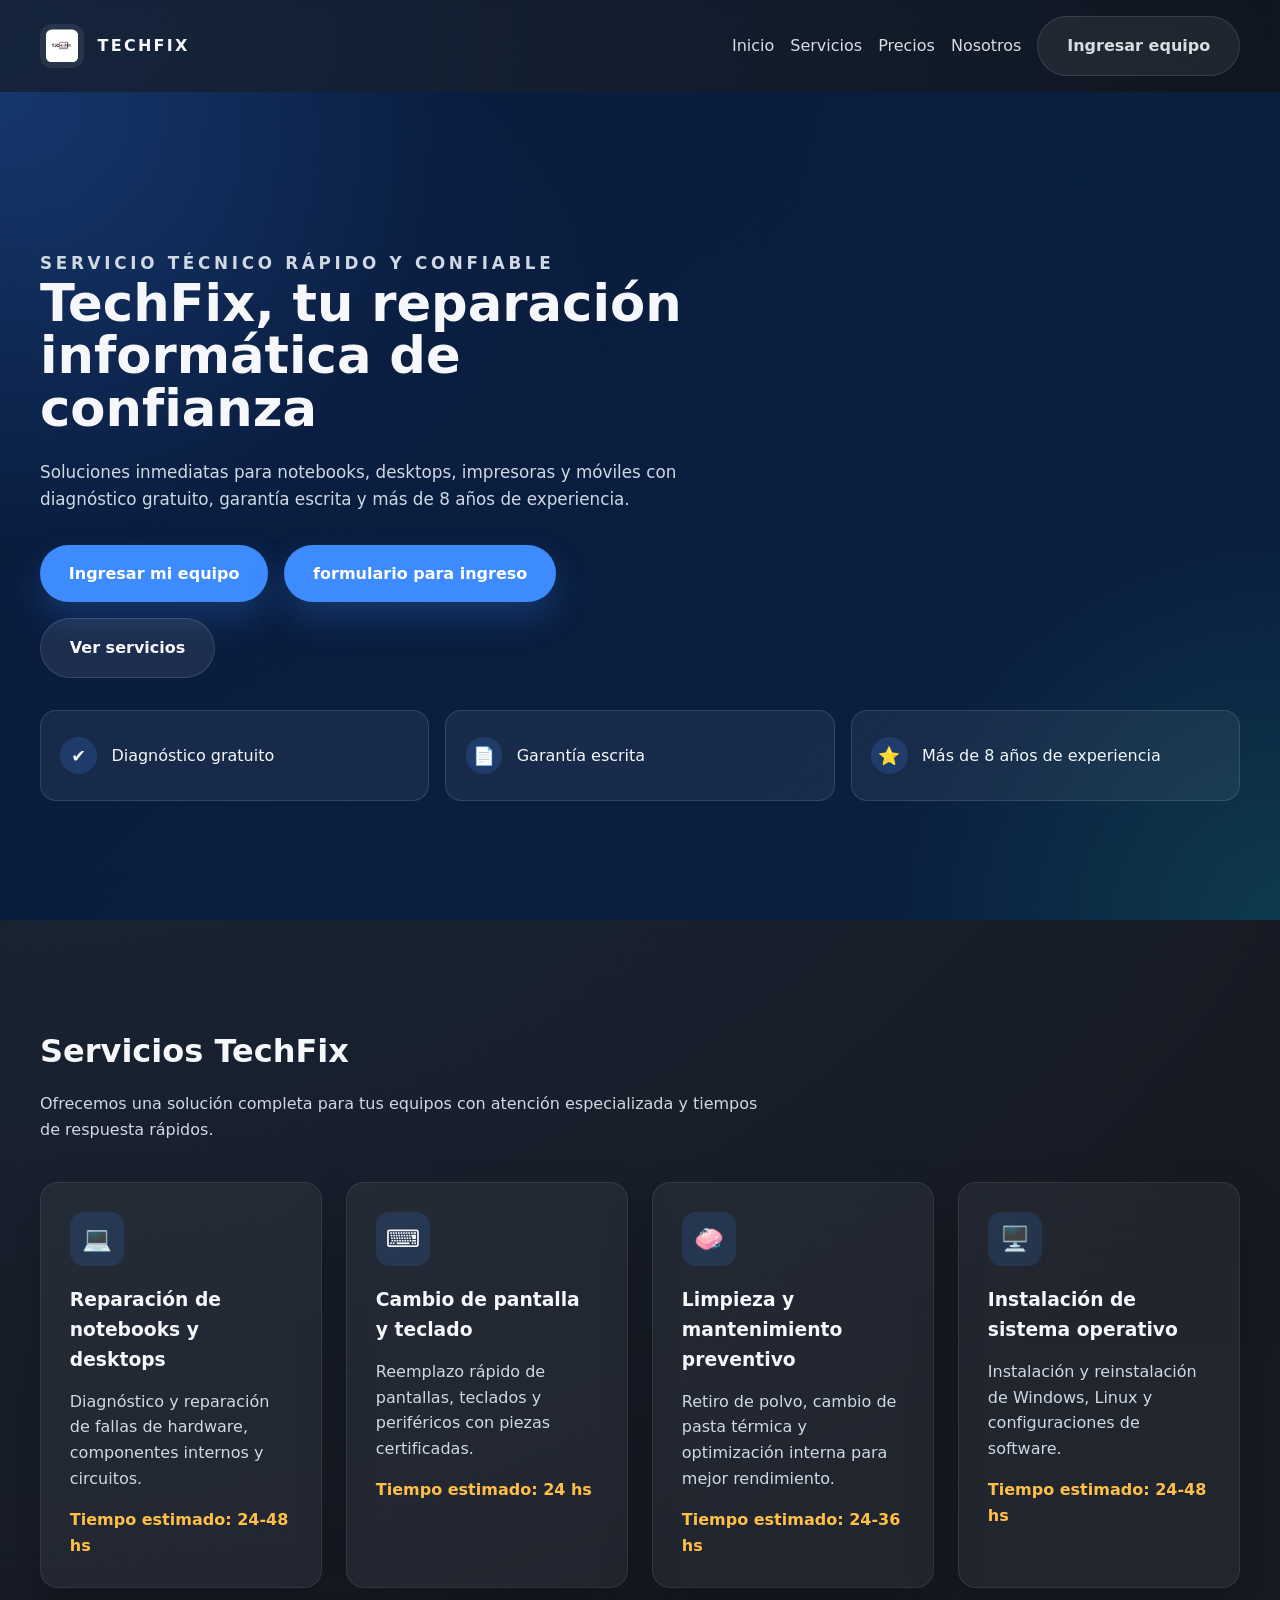
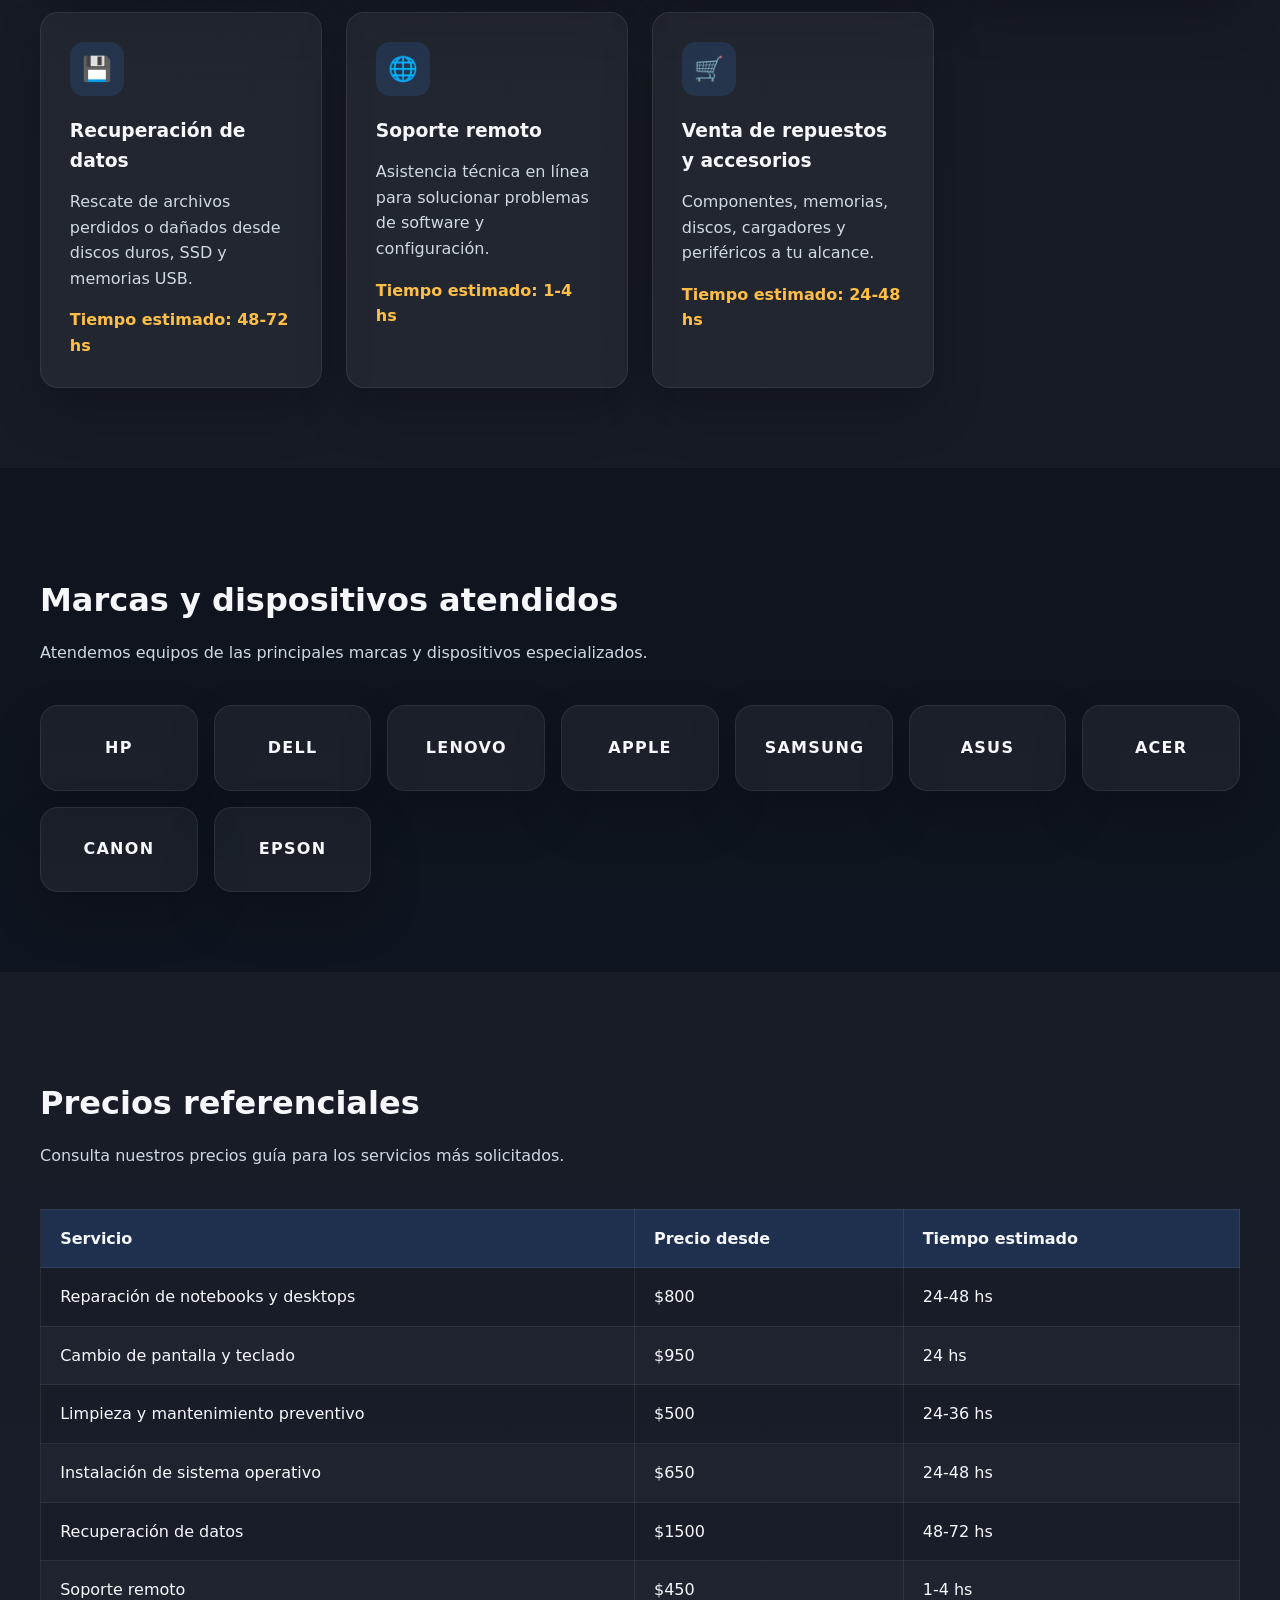
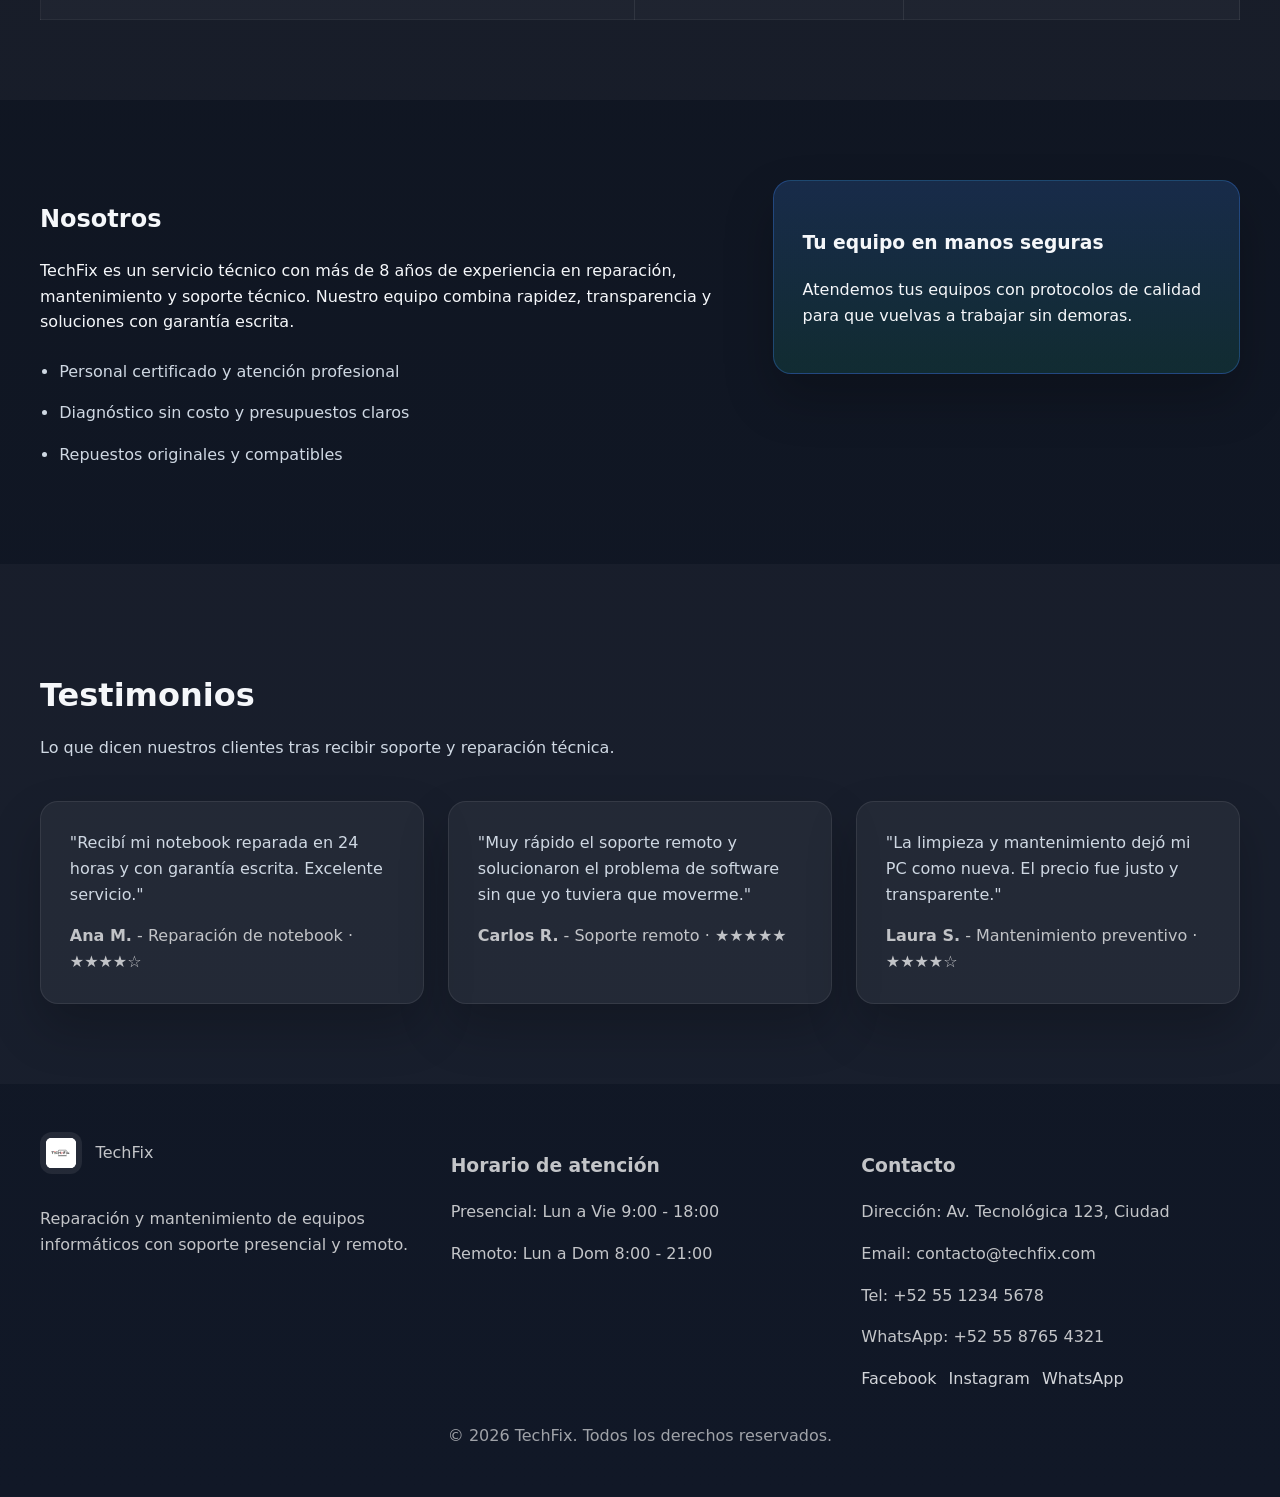
<file: index.html>
﻿<!DOCTYPE html>
<html lang="es">
  <head>
    <meta charset="UTF-8" />
    <meta name="viewport" content="width=device-width, initial-scale=1.0" />
    <title>TechFix | Servicio técnico y soporte informático</title>
    <link rel="stylesheet" href="estilos.css" />
  </head>
  <body>
    <header class="cabecera">
      <div class="nav contenedor nav--top">
        <a href="#inicio" class="logo">
          <img src="images/imagen 1.webp" alt="Logo TechFix" />
          <span>TechFix</span>
        </a>
        <nav class="menu">
          <a href="#inicio">Inicio</a>
          <a href="#servicios">Servicios</a>
          <a href="#precios">Precios</a>
          <a href="#nosotros">Nosotros</a>
          <a class="boton boton--secundario" href="ingreso.html">Ingresar equipo</a>
        </nav>
      </div>

      <section class="hero" id="inicio">
        <div class="hero__contenido contenedor">
          <div class="hero__texto">
            <p class="hero__tag">Servicio técnico rápido y confiable</p>
            <h1>TechFix, tu reparación informática de confianza</h1>
            <p>
              Soluciones inmediatas para notebooks, desktops, impresoras y móviles con diagnóstico gratuito,
              garantía escrita y más de 8 años de experiencia.
            </p>
            <div class="hero__acciones">
              <a class="boton boton--principal" href="ingreso.html">Ingresar mi equipo</a>
              <a class="boton boton--principal" href="formulario.html">formulario para ingreso</a>
              <a class="boton boton--secundario" href="#servicios">Ver servicios</a>
            </div>
          </div>

          <div class="hero__indicadores">
            <div class="indicador">
              <span>✔</span>
              <p>Diagnóstico gratuito</p>
            </div>
            <div class="indicador">
              <span>📄</span>
              <p>Garantía escrita</p>
            </div>
            <div class="indicador">
              <span>⭐</span>
              <p>Más de 8 años de experiencia</p>
            </div>
          </div>
        </div>
      </section>
    </header>

    <main>
      <section class="seccion seccion--fondo" id="servicios">
        <div class="contenedor">
          <div class="seccion__cabecera">
            <h2>Servicios TechFix</h2>
            <p>Ofrecemos una solución completa para tus equipos con atención especializada y tiempos de respuesta rápidos.</p>
          </div>

          <div class="servicios-grid">
            <article class="servicio-card">
              <div class="servicio-card__icon">💻</div>
              <h3>Reparación de notebooks y desktops</h3>
              <p>Diagnóstico y reparación de fallas de hardware, componentes internos y circuitos.</p>
              <span>Tiempo estimado: 24-48 hs</span>
            </article>
            <article class="servicio-card">
              <div class="servicio-card__icon">⌨️</div>
              <h3>Cambio de pantalla y teclado</h3>
              <p>Reemplazo rápido de pantallas, teclados y periféricos con piezas certificadas.</p>
              <span>Tiempo estimado: 24 hs</span>
            </article>
            <article class="servicio-card">
              <div class="servicio-card__icon">🧼</div>
              <h3>Limpieza y mantenimiento preventivo</h3>
              <p>Retiro de polvo, cambio de pasta térmica y optimización interna para mejor rendimiento.</p>
              <span>Tiempo estimado: 24-36 hs</span>
            </article>
            <article class="servicio-card">
              <div class="servicio-card__icon">🖥️</div>
              <h3>Instalación de sistema operativo</h3>
              <p>Instalación y reinstalación de Windows, Linux y configuraciones de software.</p>
              <span>Tiempo estimado: 24-48 hs</span>
            </article>
            <article class="servicio-card">
              <div class="servicio-card__icon">💾</div>
              <h3>Recuperación de datos</h3>
              <p>Rescate de archivos perdidos o dañados desde discos duros, SSD y memorias USB.</p>
              <span>Tiempo estimado: 48-72 hs</span>
            </article>
            <article class="servicio-card">
              <div class="servicio-card__icon">🌐</div>
              <h3>Soporte remoto</h3>
              <p>Asistencia técnica en línea para solucionar problemas de software y configuración.</p>
              <span>Tiempo estimado: 1-4 hs</span>
            </article>
            <article class="servicio-card">
              <div class="servicio-card__icon">🛒</div>
              <h3>Venta de repuestos y accesorios</h3>
              <p>Componentes, memorias, discos, cargadores y periféricos a tu alcance.</p>
              <span>Tiempo estimado: 24-48 hs</span>
            </article>
          </div>
        </div>
      </section>

      <section class="seccion" id="marcas">
        <div class="contenedor">
          <div class="seccion__cabecera">
            <h2>Marcas y dispositivos atendidos</h2>
            <p>Atendemos equipos de las principales marcas y dispositivos especializados.</p>
          </div>

          <div class="marca-grid">
            <div class="marca-item">HP</div>
            <div class="marca-item">Dell</div>
            <div class="marca-item">Lenovo</div>
            <div class="marca-item">Apple</div>
            <div class="marca-item">Samsung</div>
            <div class="marca-item">Asus</div>
            <div class="marca-item">Acer</div>
            <div class="marca-item">Canon</div>
            <div class="marca-item">Epson</div>
          </div>
        </div>
      </section>

      <section class="seccion seccion--fondo" id="precios">
        <div class="contenedor">
          <div class="seccion__cabecera">
            <h2>Precios referenciales</h2>
            <p>Consulta nuestros precios guía para los servicios más solicitados.</p>
          </div>

          <div class="tabla-contenedor">
            <table class="tabla-precios">
              <thead>
                <tr>
                  <th>Servicio</th>
                  <th>Precio desde</th>
                  <th>Tiempo estimado</th>
                </tr>
              </thead>
              <tbody>
                <tr>
                  <td>Reparación de notebooks y desktops</td>
                  <td>$800</td>
                  <td>24-48 hs</td>
                </tr>
                <tr>
                  <td>Cambio de pantalla y teclado</td>
                  <td>$950</td>
                  <td>24 hs</td>
                </tr>
                <tr>
                  <td>Limpieza y mantenimiento preventivo</td>
                  <td>$500</td>
                  <td>24-36 hs</td>
                </tr>
                <tr>
                  <td>Instalación de sistema operativo</td>
                  <td>$650</td>
                  <td>24-48 hs</td>
                </tr>
                <tr>
                  <td>Recuperación de datos</td>
                  <td>$1500</td>
                  <td>48-72 hs</td>
                </tr>
                <tr>
                  <td>Soporte remoto</td>
                  <td>$450</td>
                  <td>1-4 hs</td>
                </tr>
              </tbody>
            </table>
          </div>
        </div>
      </section>

      <section class="seccion" id="nosotros">
        <div class="contenedor contenedor--dos-columnas">
          <div>
            <h2>Nosotros</h2>
            <p class="intro">
              TechFix es un servicio técnico con más de 8 años de experiencia en reparación, mantenimiento y soporte técnico.
              Nuestro equipo combina rapidez, transparencia y soluciones con garantía escrita.
            </p>
            <ul class="lista-beneficios">
              <li>Personal certificado y atención profesional</li>
              <li>Diagnóstico sin costo y presupuestos claros</li>
              <li>Repuestos originales y compatibles</li>
            </ul>
          </div>
          <div>
            <div class="tarjeta tarjeta--destacada">
              <h3>Tu equipo en manos seguras</h3>
              <p>Atendemos tus equipos con protocolos de calidad para que vuelvas a trabajar sin demoras.</p>
            </div>
          </div>
        </div>
      </section>

      <section class="seccion seccion--fondo testimonios" id="testimonios">
        <div class="contenedor">
          <div class="seccion__cabecera">
            <h2>Testimonios</h2>
            <p>Lo que dicen nuestros clientes tras recibir soporte y reparación técnica.</p>
          </div>

          <div class="grid-testimonios">
            <article class="testimonial-card">
              <p class="testimonial-text">"Recibí mi notebook reparada en 24 horas y con garantía escrita. Excelente servicio."</p>
              <p class="testimonial-meta"><strong>Ana M.</strong> - Reparación de notebook · ★★★★☆</p>
            </article>
            <article class="testimonial-card">
              <p class="testimonial-text">"Muy rápido el soporte remoto y solucionaron el problema de software sin que yo tuviera que moverme."</p>
              <p class="testimonial-meta"><strong>Carlos R.</strong> - Soporte remoto · ★★★★★</p>
            </article>
            <article class="testimonial-card">
              <p class="testimonial-text">"La limpieza y mantenimiento dejó mi PC como nueva. El precio fue justo y transparente."</p>
              <p class="testimonial-meta"><strong>Laura S.</strong> - Mantenimiento preventivo · ★★★★☆</p>
            </article>
          </div>
        </div>
      </section>
    </main>

    <footer class="pie-pagina">
      <div class="contenedor pie-grid">
        <div>
          <div class="footer-logo">
            <img src="images/imagen 1.webp" alt="Logo TechFix" />
            <span>TechFix</span>
          </div>
          <p>Reparación y mantenimiento de equipos informáticos con soporte presencial y remoto.</p>
        </div>

        <div>
          <h3>Horario de atención</h3>
          <p>Presencial: Lun a Vie 9:00 - 18:00</p>
          <p>Remoto: Lun a Dom 8:00 - 21:00</p>
        </div>

        <div>
          <h3>Contacto</h3>
          <p>Dirección: Av. Tecnológica 123, Ciudad</p>
          <p>Email: contacto@techfix.com</p>
          <p>Tel: +52 55 1234 5678</p>
          <p>WhatsApp: +52 55 8765 4321</p>
          <div class="redes-sociales">
            <a href="#">Facebook</a>
            <a href="#">Instagram</a>
            <a href="#">WhatsApp</a>
          </div>
        </div>
      </div>
      <p class="pie-copyright">© 2026 TechFix. Todos los derechos reservados.</p>
    </footer>
  </body>
</html>
</file>
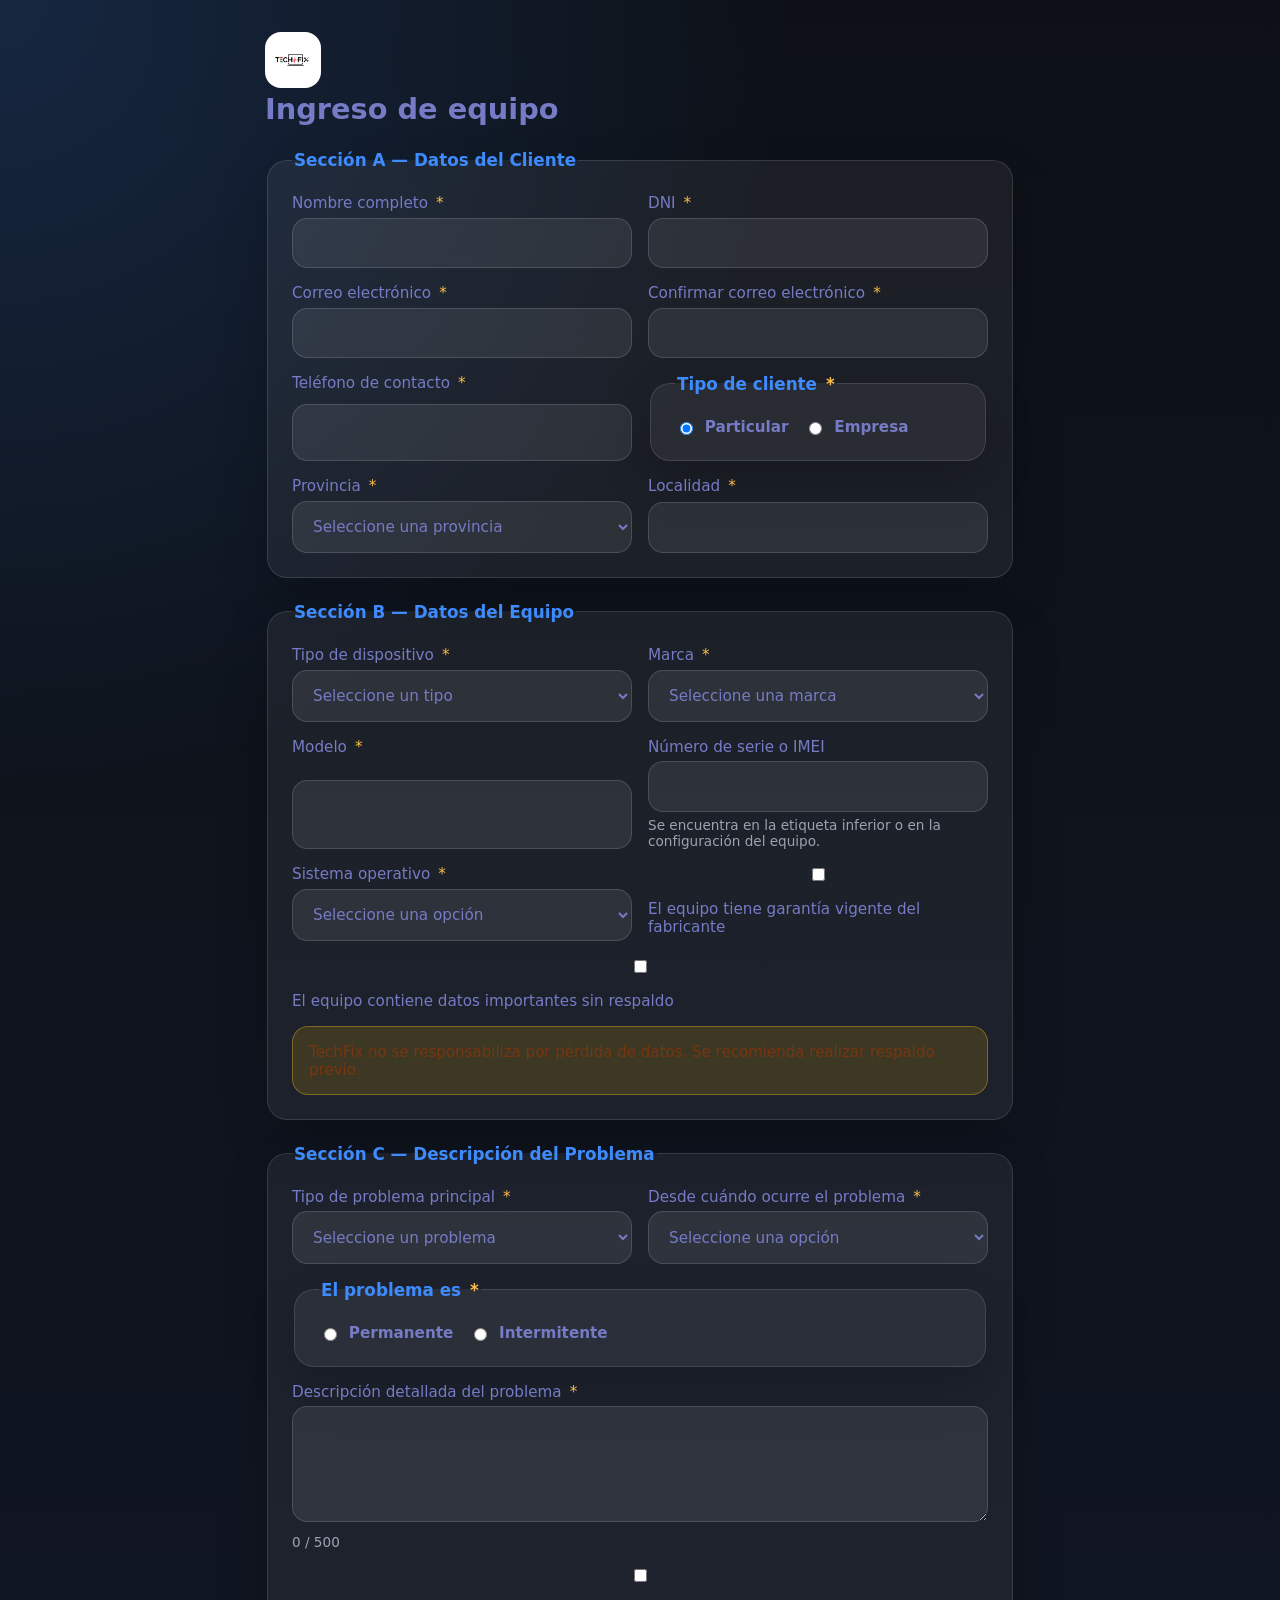
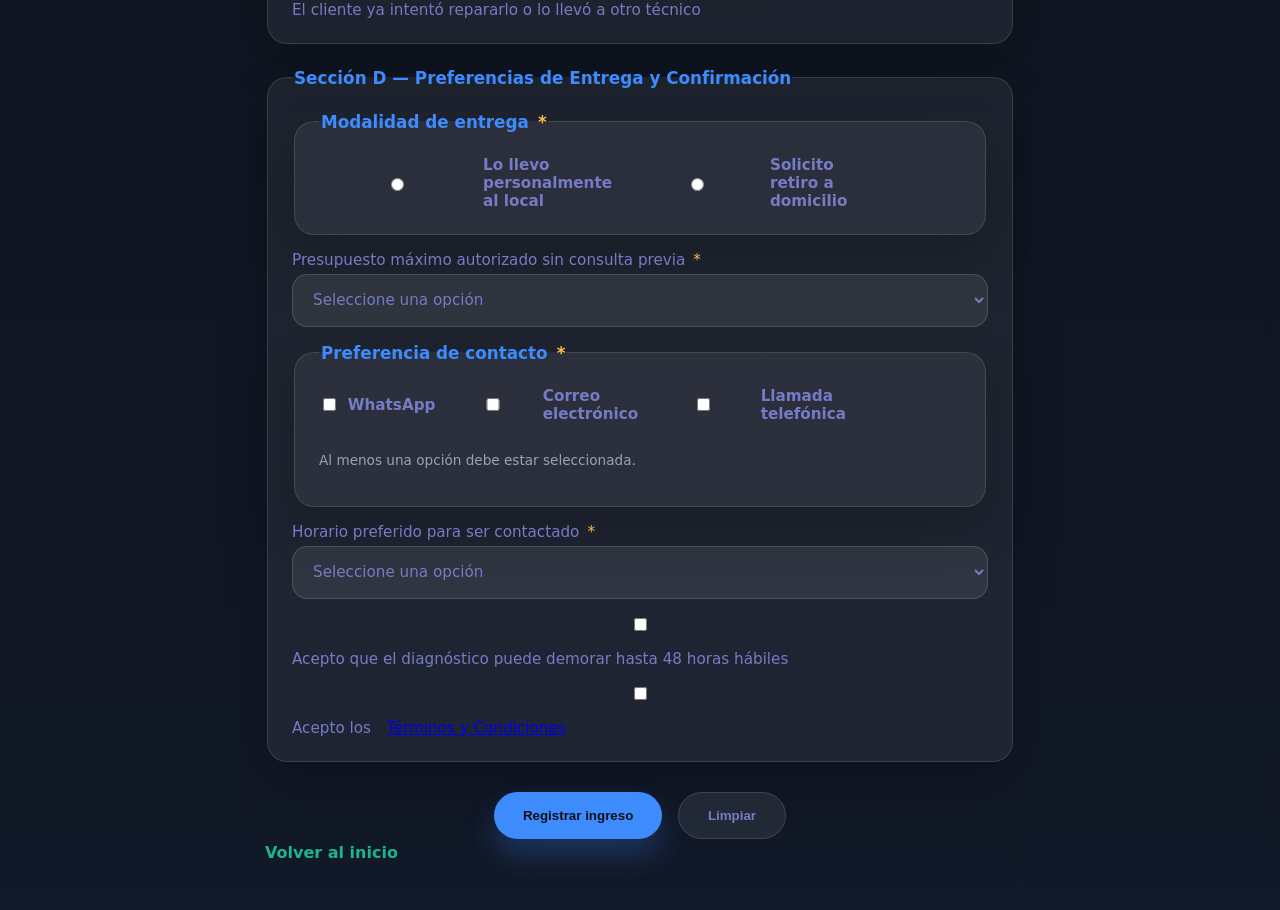
<file: formulario.html>
<!DOCTYPE html>
<html lang="es">
  <head>
    <meta charset="UTF-8" />
    <meta name="viewport" content="width=device-width, initial-scale=1.0" />
    <title>Ingreso de equipo | TechFix</title>
    <style>
      :root {
        --fondo: #0d1117;
        --fondo-claro: #141b25;
        --fondo-card: rgba(255, 255, 255, 0.06);
        --blanco: #5c5b5b;
        --gris-claro: #8997a8;
        --gris: #9ca3af;
        --texto: #767bc5;
        --primario: #3d8bfd;
        --secundario: #1db48f;
        --acento: #ffbf47;
        --borde: 20px;
        --max-form: 750px;
      }

      * {
        box-sizing: border-box;
      }

      body {
        margin: 0;
        min-height: 100vh;
        font-family: Inter, system-ui, -apple-system, BlinkMacSystemFont, "Segoe UI", sans-serif;
        background: radial-gradient(circle at top left, rgba(61, 139, 253, 0.18), transparent 28%),
          linear-gradient(180deg, #0d1117 0%, #111827 100%);
        color: var(--texto);
      }

      .pagina {
        width: min(100%, calc(var(--max-form) + 2rem));
        margin: 0 auto;
        padding: 2rem 1rem 3rem;
      }

      .encabezado {
        display: flex;
        flex-wrap: wrap;
        align-items: center;
        justify-content: space-between;
        gap: 1rem;
        margin-bottom: 1.5rem;
      }

      .encabezado img {
        width: 56px;
        border-radius: 16px;
        background: rgba(255, 255, 255, 0.08);
      }

      .encabezado h1 {
        margin: 0;
        font-size: clamp(1.8rem, 2vw, 2.6rem);
      }

      form {
        display: grid;
        gap: 1.5rem;
        max-width: var(--max-form);
        margin: 0 auto;
      }

      fieldset {
        border: 1px solid rgba(255, 255, 255, 0.12);
        border-radius: var(--borde);
        padding: 1.5rem;
        background: var(--fondo-card);
        box-shadow: 0 20px 50px rgba(0, 0, 0, 0.2);
      }

      legend {
        font-weight: 700;
        color: var(--primario);
        font-size: 1.05rem;
      }

      .grupo {
        display: grid;
        gap: 1rem;
      }

      .fila {
        display: grid;
        gap: 1rem;
        grid-template-columns: repeat(2, minmax(0, 1fr));
      }

      .fila--3 {
        grid-template-columns: repeat(3, minmax(0, 1fr));
      }

      label {
        display: grid;
        gap: 0.35rem;
        font-size: 0.95rem;
      }

      .requerido {
        color: var(--acento);
        margin-left: 0.2rem;
      }

      input,
      select,
      textarea {
        width: 100%;
        padding: 0.95rem 1rem;
        border: 1px solid rgba(255, 255, 255, 0.14);
        border-radius: 0.95rem;
        font: inherit;
        color: var(--texto);
        background: rgba(255, 255, 255, 0.08);
        transition: border-color 0.2s ease, box-shadow 0.2s ease, background 0.2s ease;
      }

      input:focus,
      select:focus,
      textarea:focus {
        outline: none;
        border-color: var(--primario);
        box-shadow: 0 0 0 4px rgba(61, 139, 253, 0.18);
        background: rgba(255, 255, 255, 0.12);
      }

      .campo-error {
        border-color: #f87171 !important;
        box-shadow: 0 0 0 4px rgba(248, 113, 113, 0.16) !important;
      }

      .campo-ok {
        border-color: #34d399 !important;
        box-shadow: 0 0 0 4px rgba(52, 211, 153, 0.16) !important;
      }

      textarea {
        min-height: 116px;
        resize: vertical;
      }

      .nota {
        font-size: 0.85rem;
        color: var(--gris);
      }

      .radio-grupo,
      .checkbox-grupo {
        display: flex;
        flex-wrap: wrap;
        gap: 1rem;
      }

      .radio-grupo label,
      .checkbox-grupo label {
        display: inline-flex;
        align-items: center;
        gap: 0.55rem;
        font-weight: 600;
      }

      .advertencia {
        padding: 0.95rem 1rem;
        border-radius: 1rem;
        background: rgba(254, 196, 0, 0.14);
        color: #78350f;
        border: 1px solid rgba(251, 191, 36, 0.35);
        font-size: 0.94rem;
      }

      .contador {
        margin-top: 0.35rem;
        font-size: 0.85rem;
        color: var(--gris);
      }

      .contador-naranja {
        color: #f59e0b;
      }

      .contador-rojo {
        color: #ef4444;
      }

      .error-mensaje {
        margin-top: 0.5rem;
        color: #f87171;
        font-size: 0.87rem;
      }

      .confirmacion {
        border: 1px solid rgba(255, 255, 255, 0.14);
        border-radius: var(--borde);
        padding: 1.75rem;
        background: rgba(255, 255, 255, 0.08);
        box-shadow: 0 24px 50px rgba(0, 0, 0, 0.22);
        margin-top: 1.5rem;
      }

      .confirmacion__titulo {
        margin: 0 0 1rem;
        font-size: 1.25rem;
        color: var(--primario);
      }

      .confirmacion__detalle {
        margin: 1rem 0 1.25rem;
        color: var(--gris);
        line-height: 1.7;
      }

      .confirmacion__acciones {
        display: flex;
        flex-wrap: wrap;
        gap: 1rem;
      }

      .confirmacion .boton {
        min-width: 180px;
      }

      .acciones {
        display: flex;
        flex-wrap: wrap;
        gap: 1rem;
        justify-content: center;
        margin-top: 0.4rem;
      }

      .boton {
        border: none;
        border-radius: 999px;
        padding: 0.95rem 1.8rem;
        font-weight: 700;
        cursor: pointer;
        transition: transform 0.2s ease, box-shadow 0.2s ease;
      }

      .boton:hover {
        transform: translateY(-1px);
      }

      .boton--principal {
        background: var(--primario);
        color: #0d1117;
        box-shadow: 0 16px 30px rgba(61, 139, 253, 0.25);
      }

      .boton--secundario {
        background: rgba(255, 255, 255, 0.08);
        color: var(--texto);
        border: 1px solid rgba(255, 255, 255, 0.12);
      }

      .enlace-inicio {
        display: inline-block;
        color: var(--secundario);
        text-decoration: none;
        font-weight: 700;
        margin-top: 0.2rem;
      }

      @media (max-width: 860px) {
        .fila,
        .fila--3 {
          grid-template-columns: 1fr;
        }
      }
    </style>
  </head>
  <body>
    <div class="pagina">
      <header class="encabezado">
        <div>
          <img src="images/imagen 1.webp" alt="Logo TechFix" />
          <h1>Ingreso de equipo</h1>
        </div>
      </header>

      <form id="formIngreso" novalidate>
        <div id="resumenErrores" class="advertencia" style="display:none"></div>
        <fieldset>
          <legend>Sección A — Datos del Cliente</legend>
          <div class="grupo">
            <div class="fila">
              <label>
                <span>Nombre completo <span class="requerido">*</span></span>
                <input type="text" name="nombre" required />
              </label>
              <label>
                <span>DNI <span class="requerido">*</span></span>
                <input type="text" name="dni" required />
              </label>
            </div>

            <div class="fila">
              <label>
                <span>Correo electrónico <span class="requerido">*</span></span>
                <input type="email" name="email" required />
              </label>
              <label>
                <span>Confirmar correo electrónico <span class="requerido">*</span></span>
                <input type="email" name="emailConfirm" required />
              </label>
            </div>

            <div class="fila">
              <label>
                <span>Teléfono de contacto <span class="requerido">*</span></span>
                <input type="tel" name="telefono" required />
              </label>
              <fieldset class="grupo" aria-label="Tipo de cliente">
                <legend>Tipo de cliente <span class="requerido">*</span></legend>
                <div class="radio-grupo">
                  <label><input type="radio" name="tipoCliente" value="Particular" checked /> Particular</label>
                  <label><input type="radio" name="tipoCliente" value="Empresa" /> Empresa</label>
                </div>
              </fieldset>
            </div>

            <div id="empresaCampos" style="display:none" class="fila">
              <label>
                <span>Nombre de la empresa</span>
                <input type="text" name="empresaNombre" />
              </label>
              <label>
                <span>CUIT</span>
                <input type="text" name="empresaCuit" />
              </label>
            </div>

            <div class="fila">
              <label>
                <span>Provincia <span class="requerido">*</span></span>
                <select name="provincia" required>
                  <option value="">Seleccione una provincia</option>
                  <option>Buenos Aires</option>
                  <option>Catamarca</option>
                  <option>Córdoba</option>
                  <option>Corrientes</option>
                  <option>Entre Ríos</option>
                  <option>Jujuy</option>
                  <option>La Pampa</option>
                  <option>Mendoza</option>
                  <option>Salta</option>
                  <option>Santa Fe</option>
                </select>
              </label>
              <label>
                <span>Localidad <span class="requerido">*</span></span>
                <input type="text" name="localidad" required />
              </label>
            </div>
          </div>
        </fieldset>

        <fieldset>
          <legend>Sección B — Datos del Equipo</legend>
          <div class="grupo">
            <div class="fila">
              <label>
                <span>Tipo de dispositivo <span class="requerido">*</span></span>
                <select id="tipoDispositivo" name="tipoDispositivo" required>
                  <option value="">Seleccione un tipo</option>
                  <option>Notebook</option>
                  <option>Computador de escritorio</option>
                  <option>Impresora</option>
                  <option>Tablet</option>
                  <option>Teléfono móvil</option>
                  <option>Otro</option>
                </select>
              </label>
              <label>
                <span>Marca <span class="requerido">*</span></span>
                <select id="marcaEquipo" name="marca" required>
                  <option value="">Seleccione una marca</option>
                  <option>HP</option>
                  <option>Dell</option>
                  <option>Lenovo</option>
                  <option>Apple</option>
                  <option>Samsung</option>
                  <option>Asus</option>
                  <option>Acer</option>
                  <option>Canon</option>
                  <option>Epson</option>
                  <option>Otra</option>
                </select>
              </label>
            </div>

            <div id="otroDispositivo" style="display:none" class="fila">
              <label>
                <span>Especificar dispositivo</span>
                <input type="text" name="otroDispositivo" />
              </label>
            </div>

            <div id="otraMarca" style="display:none" class="fila">
              <label>
                <span>Marca alternativa</span>
                <input type="text" name="marcaOtra" />
              </label>
            </div>

            <div class="fila">
              <label>
                <span>Modelo <span class="requerido">*</span></span>
                <input type="text" name="modelo" required />
              </label>
              <label>
                <span>Número de serie o IMEI</span>
                <input type="text" name="serie" />
                <span class="nota">Se encuentra en la etiqueta inferior o en la configuración del equipo.</span>
              </label>
            </div>

            <div class="fila">
              <label>
                <span>Sistema operativo <span class="requerido">*</span></span>
                <select name="sistemaOperativo" required>
                  <option value="">Seleccione una opción</option>
                  <option>Windows 10</option>
                  <option>Windows 11</option>
                  <option>macOS</option>
                  <option>Linux</option>
                  <option>Android</option>
                  <option>iOS</option>
                  <option>No aplica / No sabe</option>
                </select>
              </label>
              <div>
                <label class="checkbox-grupo">
                  <input type="checkbox" id="garantiaVigente" name="garantiaVigente" />
                  El equipo tiene garantía vigente del fabricante
                </label>
                <div id="garantiaCampos" style="display:none; margin-top:0.5rem;">
                  <label>
                    <span>Orden de compra / Fecha de compra</span>
                    <input type="text" name="ordenCompra" />
                  </label>
                </div>
              </div>
            </div>

            <div class="grupo">
              <label class="checkbox-grupo">
                <input type="checkbox" id="datosImportantes" name="datosImportantes" />
                El equipo contiene datos importantes sin respaldo
              </label>
              <div class="advertencia">
                TechFix no se responsabiliza por pérdida de datos. Se recomienda realizar respaldo previo.
              </div>
            </div>
          </div>
        </fieldset>

        <fieldset>
          <legend>Sección C — Descripción del Problema</legend>
          <div class="grupo">
            <div class="fila">
              <label>
                <span>Tipo de problema principal <span class="requerido">*</span></span>
                <select name="tipoProblema" required>
                  <option value="">Seleccione un problema</option>
                  <option>No enciende</option>
                  <option>Pantalla dañada</option>
                  <option>Lentitud o rendimiento</option>
                  <option>Virus o malware</option>
                  <option>Problema de red o conectividad</option>
                  <option>Daño por líquido</option>
                  <option>Sonido</option>
                  <option>Otro</option>
                </select>
              </label>
              <label>
                <span>Desde cuándo ocurre el problema <span class="requerido">*</span></span>
                <select name="duracionProblema" required>
                  <option value="">Seleccione una opción</option>
                  <option>Hoy</option>
                  <option>Hace algunos días</option>
                  <option>Hace semanas</option>
                  <option>Hace meses</option>
                </select>
              </label>
            </div>

            <fieldset class="grupo" aria-label="Tipo de problema permanente o intermitente">
              <legend>El problema es <span class="requerido">*</span></legend>
              <div class="radio-grupo">
                <label><input type="radio" name="problemaPermanente" value="Permanente" required /> Permanente</label>
                <label><input type="radio" name="problemaPermanente" value="Intermitente" /> Intermitente</label>
              </div>
            </fieldset>

            <label>
              <span>Descripción detallada del problema <span class="requerido">*</span></span>
              <textarea id="descripcionProblema" name="descripcionProblema" minlength="20" maxlength="500" required></textarea>
              <span class="contador" id="contadorDescripcion">0 / 500</span>
            </label>

            <label class="checkbox-grupo">
              <input type="checkbox" id="reparadoAntes" name="reparadoAntes" />
              El cliente ya intentó repararlo o lo llevó a otro técnico
            </label>
            <div id="detalleReparacion" style="display:none;">
              <label>
                <span>Describa qué se hizo anteriormente</span>
                <textarea id="detalleReparacionTexto" name="detalleReparacion" maxlength="300"></textarea>
                <span class="contador" id="contadorDetalle">0 / 300</span>
              </label>
            </div>
          </div>
        </fieldset>

        <fieldset>
          <legend>Sección D — Preferencias de Entrega y Confirmación</legend>
          <div class="grupo">
            <fieldset class="grupo" aria-label="Modalidad de entrega">
              <legend>Modalidad de entrega <span class="requerido">*</span></legend>
              <div class="radio-grupo">
                <label><input type="radio" name="modalidadEntrega" value="Local" required /> Lo llevo personalmente al local</label>
                <label><input type="radio" name="modalidadEntrega" value="Domicilio" /> Solicito retiro a domicilio</label>
              </div>
            </fieldset>

            <div id="direccionDomicilio" style="display:none; margin-top:1rem;">
              <label>
                <span>Dirección completa <span class="requerido">*</span></span>
                <input type="text" name="direccionDomicilio" />
              </label>
            </div>

            <label>
              <span>Presupuesto máximo autorizado sin consulta previa <span class="requerido">*</span></span>
              <select name="presupuesto" required>
                <option value="">Seleccione una opción</option>
                <option>Hasta $5.000</option>
                <option>Hasta $15.000</option>
                <option>Hasta $30.000</option>
                <option>Sin límite</option>
                <option>Necesito consultar antes de aprobar cualquier gasto</option>
              </select>
            </label>

            <fieldset class="grupo" aria-label="Preferencia de contacto">
              <legend>Preferencia de contacto <span class="requerido">*</span></legend>
              <div class="checkbox-grupo">
                <label><input type="checkbox" name="contacto[]" value="WhatsApp" /> WhatsApp</label>
                <label><input type="checkbox" name="contacto[]" value="Correo" /> Correo electrónico</label>
                <label><input type="checkbox" name="contacto[]" value="Llamada" /> Llamada telefónica</label>
              </div>
              <p class="nota">Al menos una opción debe estar seleccionada.</p>
            </fieldset>

            <label>
              <span>Horario preferido para ser contactado <span class="requerido">*</span></span>
              <select name="horarioContacto" required>
                <option value="">Seleccione una opción</option>
                <option>Mañana 9 a 12</option>
                <option>Tarde 12 a 17</option>
                <option>Tarde-noche 17 a 20</option>
                <option>Indistinto</option>
              </select>
            </label>

            <label class="checkbox-grupo">
              <input type="checkbox" name="aceptaDiagnostico" required /> Acepto que el diagnóstico puede demorar hasta 48 horas hábiles
            </label>
            <label class="checkbox-grupo">
              <input type="checkbox" name="aceptaTerminos" required /> Acepto los <a href="#" target="_blank">Términos y Condiciones</a>
            </label>
          </div>
        </fieldset>

        <div class="acciones">
          <button type="submit" class="boton boton--principal">Registrar ingreso</button>
          <button type="reset" class="boton boton--secundario">Limpiar</button>
        </div>
      </form>

      <section id="confirmacion" class="confirmacion" style="display:none"></section>

      <a class="enlace-inicio" href="index.html">Volver al inicio</a>
    </div>

    <script src="validacion.js"></script>
  </body>
</html>
</file>
<file: estilos.css>
﻿:root {
  --fondo: #0d1117;
  --fondo-claro: #141b25;
  --texto: #f5f7fa;
  --gris: #cfd8e3;
  --primario: #3d8bfd;
  --secundario: #1db48f;
  --acento: #ffbf47;
  --border-radius: 18px;
  --max-ancho: 1200px;
  --sombra: 0 24px 50px rgba(0, 0, 0, 0.22);
}

* {
  box-sizing: border-box;
}

html,
body {
  margin: 0;
  padding: 0;
  font-family: "Inter", system-ui, -apple-system, BlinkMacSystemFont, "Segoe UI", sans-serif;
  background: radial-gradient(circle at top left, rgba(61, 139, 253, 0.16), transparent 35%),
    linear-gradient(180deg, #0d1117 0%, #111827 100%);
  color: var(--texto);
}

body {
  line-height: 1.6;
}

img {
  max-width: 100%;
  display: block;
}

a {
  color: inherit;
  text-decoration: none;
}

button,
input,
textarea,
select {
  font: inherit;
}

.contenedor {
  width: min(100%, var(--max-ancho));
  margin: 0 auto;
}

.nav {
  display: flex;
  justify-content: space-between;
  align-items: center;
  gap: 1rem;
  padding: 1rem 0;
}

.logo {
  display: inline-flex;
  align-items: center;
  gap: 0.85rem;
  font-weight: 700;
  letter-spacing: 0.14em;
  text-transform: uppercase;
}

.logo img {
  width: 44px;
  height: 44px;
  object-fit: contain;
  border-radius: 12px;
  background: rgba(255, 255, 255, 0.08);
  padding: 0.35rem;
}

.menu {
  display: flex;
  flex-wrap: wrap;
  align-items: center;
  gap: 1rem;
}

.menu a {
  color: var(--texto);
  opacity: 0.88;
  transition: opacity 0.2s ease;
}

.menu a:hover {
  opacity: 1;
}

.cabecera {
  overflow: hidden;
}

.hero {
  min-height: 92vh;
  display: grid;
  align-items: center;
  padding: 3rem 0 5rem;
  position: relative;
  background-image: linear-gradient(135deg, rgba(8, 27, 63, 0.9), rgba(10, 32, 66, 0.9)),
    radial-gradient(circle at 20% 20%, rgba(61, 139, 253, 0.25), transparent 28%),
    radial-gradient(circle at 85% 10%, rgba(29, 180, 143, 0.18), transparent 22%);
  background-size: cover;
}

.hero::before {
  content: "";
  position: absolute;
  inset: 0;
  background: radial-gradient(circle at top left, rgba(61, 139, 253, 0.24), transparent 30%),
    radial-gradient(circle at bottom right, rgba(29, 180, 143, 0.18), transparent 26%);
  pointer-events: none;
}

.hero__contenido {
  position: relative;
  display: grid;
  gap: 2rem;
  padding-top: 3rem;
}

.hero__texto {
  max-width: 680px;
}

.hero__tag {
  margin: 0 0 1rem;
  display: inline-block;
  text-transform: uppercase;
  letter-spacing: 0.22em;
  color: var(--acento);
  font-weight: 700;
}

.hero h1 {
  margin: 0;
  font-size: clamp(2.6rem, 4vw, 4.4rem);
  line-height: 1.03;
}

.hero__texto p {
  margin: 1.5rem 0 0;
  max-width: 720px;
  color: var(--gris);
  font-size: 1.05rem;
}

.hero__acciones {
  display: flex;
  flex-wrap: wrap;
  gap: 1rem;
  margin-top: 2rem;
}

.hero__indicadores {
  display: grid;
  grid-template-columns: repeat(3, minmax(0, 1fr));
  gap: 1rem;
}

.indicador {
  display: flex;
  align-items: center;
  gap: 0.9rem;
  background: rgba(255, 255, 255, 0.06);
  border: 1px solid rgba(255, 255, 255, 0.12);
  padding: 1rem 1.2rem;
  border-radius: 16px;
}

.indicador span {
  display: inline-flex;
  width: 2.3rem;
  height: 2.3rem;
  align-items: center;
  justify-content: center;
  border-radius: 50%;
  background: rgba(61, 139, 253, 0.18);
  font-size: 1.1rem;
}

.seccion {
  padding: 5rem 0;
}

.seccion--fondo {
  background: rgba(255, 255, 255, 0.03);
}

.seccion__cabecera {
  max-width: 720px;
  margin-bottom: 2.5rem;
}

.seccion__cabecera h2 {
  margin-bottom: 0.85rem;
  font-size: clamp(2rem, 2.5vw, 2.8rem);
}

.seccion__cabecera p {
  margin: 0;
  color: var(--gris);
}

.servicios-grid {
  display: grid;
  gap: 1.5rem;
  grid-template-columns: repeat(auto-fit, minmax(260px, 1fr));
}

.servicio-card,
.tarjeta,
.testimonial-card,
.marca-item {
  background: rgba(255, 255, 255, 0.05);
  border: 1px solid rgba(255, 255, 255, 0.08);
  padding: 1.8rem;
  border-radius: var(--border-radius);
  box-shadow: var(--sombra);
}

.servicio-card__icon {
  width: 3.4rem;
  height: 3.4rem;
  display: grid;
  place-items: center;
  margin-bottom: 1.2rem;
  font-size: 1.5rem;
  border-radius: 14px;
  background: rgba(61, 139, 253, 0.14);
}

.servicio-card h3 {
  margin-top: 0;
  margin-bottom: 0.85rem;
}

.servicio-card p {
  margin: 0 0 1rem;
  color: var(--gris);
}

.servicio-card span {
  display: inline-block;
  color: var(--acento);
  font-weight: 700;
}

.marca-grid {
  display: grid;
  gap: 1rem;
  grid-template-columns: repeat(auto-fit, minmax(140px, 1fr));
}

.marca-item {
  text-align: center;
  font-weight: 700;
  letter-spacing: 0.08em;
  text-transform: uppercase;
}

.tabla-contenedor {
  overflow-x: auto;
}

.tabla-precios {
  width: 100%;
  border-collapse: collapse;
}

.tabla-precios th,
.tabla-precios td {
  padding: 1rem 1.2rem;
  border: 1px solid rgba(255, 255, 255, 0.08);
  text-align: left;
}

.tabla-precios thead {
  background: rgba(61, 139, 253, 0.18);
}

.tabla-precios tbody tr:nth-child(even) {
  background: rgba(255, 255, 255, 0.03);
}

.testimonios .grid-testimonios {
  display: grid;
  gap: 1.5rem;
  grid-template-columns: repeat(auto-fit, minmax(260px, 1fr));
}

.testimonial-card {
  display: flex;
  flex-direction: column;
  gap: 1rem;
}

.testimonial-text {
  margin: 0;
  color: var(--gris);
}

.testimonial-meta {
  margin: 0;
  color: rgba(255, 255, 255, 0.72);
}

.contenedor--dos-columnas {
  display: grid;
  gap: 2rem;
  grid-template-columns: minmax(0, 1.2fr) minmax(280px, 0.8fr);
  align-items: start;
}

.lista-beneficios {
  padding-left: 1.2rem;
  margin: 1.5rem 0 0;
}

.lista-beneficios li {
  margin-bottom: 1rem;
  color: var(--gris);
}

.boton {
  display: inline-flex;
  align-items: center;
  justify-content: center;
  padding: 1rem 1.8rem;
  border-radius: 999px;
  border: none;
  cursor: pointer;
  transition: transform 0.2s ease, box-shadow 0.2s ease, background 0.2s ease;
  font-weight: 700;
}

.boton:hover {
  transform: translateY(-2px);
}

.boton--principal {
  background: var(--primario);
  color: #fff;
  box-shadow: 0 16px 34px rgba(61, 139, 253, 0.22);
}

.boton--secundario {
  background: rgba(255, 255, 255, 0.08);
  color: var(--texto);
  border: 1px solid rgba(255, 255, 255, 0.12);
}

.tarjeta--destacada {
  background: linear-gradient(180deg, rgba(61, 139, 253, 0.18), rgba(29, 180, 143, 0.14));
  border-color: rgba(61, 139, 253, 0.3);
}

.pie-pagina {
  padding: 3rem 0;
  color: rgba(255, 255, 255, 0.75);
}

.pie-grid {
  display: grid;
  gap: 2rem;
  grid-template-columns: repeat(auto-fit, minmax(220px, 1fr));
  margin-bottom: 2rem;
}

.footer-logo {
  display: inline-flex;
  align-items: center;
  gap: 0.85rem;
  margin-bottom: 1rem;
}

.footer-logo img {
  width: 42px;
  height: 42px;
  object-fit: contain;
  border-radius: 12px;
  background: rgba(255, 255, 255, 0.08);
  padding: 0.35rem;
}

.redes-sociales {
  display: flex;
  flex-wrap: wrap;
  gap: 0.75rem;
  margin-top: 1rem;
}

.redes-sociales a {
  color: var(--texto);
  opacity: 0.85;
}

.pie-copyright {
  margin: 0;
  text-align: center;
  color: rgba(255, 255, 255, 0.6);
}

@media (max-width: 860px) {
  .hero__indicadores,
  .grid-testimonios,
  .servicios-grid,
  .marca-grid,
  .pie-grid,
  .contenedor--dos-columnas {
    grid-template-columns: 1fr;
  }

  .nav {
    flex-direction: column;
    align-items: flex-start;
  }

  .hero {
    padding-top: 4rem;
  }
}

@media (max-width: 560px) {
  .hero h1 {
    font-size: 2.4rem;
  }

  .hero__texto p,
  .seccion__cabecera p,
  .testimonial-text {
    font-size: 0.98rem;
  }

  .menu {
    width: 100%;
    justify-content: space-between;
    gap: 0.6rem;
  }
}
</file>
